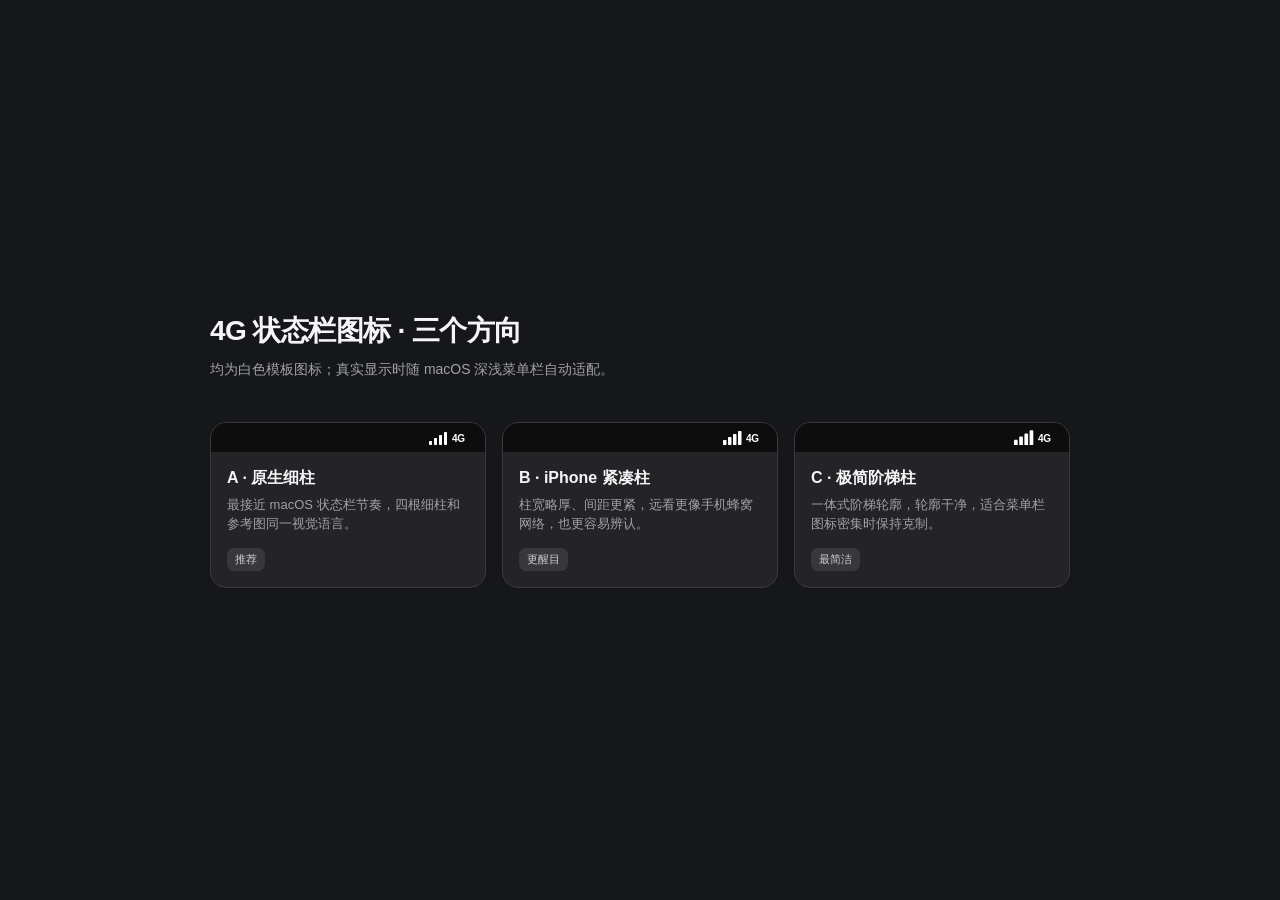
<file: design-previews/cellular-status-icon-styles.html>
<!doctype html>
<html lang="zh-CN">
<head>
  <meta charset="utf-8">
  <meta name="viewport" content="width=device-width,initial-scale=1">
  <title>DJOneHub · 4G 状态栏图标方案</title>
  <style>
    :root { color-scheme: dark; }
    * { box-sizing: border-box; }
    body {
      margin: 0;
      min-height: 100vh;
      background: #15171a;
      color: #f5f5f7;
      font-family: -apple-system, BlinkMacSystemFont, "SF Pro Display", sans-serif;
      display: grid;
      place-items: center;
      padding: 32px;
    }
    main { width: min(860px, 100%); }
    h1 { margin: 0; font-size: 28px; letter-spacing: -.6px; }
    .intro { margin: 9px 0 25px; color: #a1a1a6; font-size: 14px; }
    .grid { display: grid; grid-template-columns: repeat(3, 1fr); gap: 16px; }
    article { overflow: hidden; border: 1px solid #3a3a3c; border-radius: 16px; background: #242426; }
    .menu-bar { height: 29px; padding: 0 13px; display: flex; align-items: center; justify-content: flex-end; background: #0d0d0e; }
    .status { width: 48px; height: 18px; display: flex; justify-content: flex-end; align-items: center; }
    .meta { padding: 16px; }
    h2 { margin: 0; font-size: 16px; }
    p { margin: 7px 0 0; min-height: 38px; color: #a1a1a6; font-size: 13px; line-height: 1.45; }
    .tag { display: inline-block; margin-top: 14px; padding: 4px 8px; border-radius: 7px; background: #38383a; color: #d1d1d6; font-size: 11px; }
    svg { overflow: visible; }
    .dim { fill: #fff; opacity: .28; }
    .on { fill: #fff; }
    .line { stroke: #fff; stroke-linecap: round; }
    .label { fill: #fff; font: 600 10px -apple-system, BlinkMacSystemFont, "SF Pro Text", sans-serif; letter-spacing: -.2px; }
    @media (max-width: 680px) { .grid { grid-template-columns: 1fr; } }
  </style>
</head>
<body>
  <main>
    <h1>4G 状态栏图标 · 三个方向</h1>
    <p class="intro">均为白色模板图标；真实显示时随 macOS 深浅菜单栏自动适配。</p>
    <section class="grid">
      <article>
        <div class="menu-bar">
          <div class="status" aria-label="方案 A：原生细柱">
            <svg width="43" height="16" viewBox="0 0 43 16" aria-hidden="true">
              <rect class="on" x="0" y="11" width="3" height="4" rx=".8"/>
              <rect class="on" x="5" y="8" width="3" height="7" rx=".8"/>
              <rect class="on" x="10" y="5" width="3" height="10" rx=".8"/>
              <rect class="on" x="15" y="2" width="3" height="13" rx=".8"/>
              <text class="label" x="23" y="12">4G</text>
            </svg>
          </div>
        </div>
        <div class="meta">
          <h2>A · 原生细柱</h2>
          <p>最接近 macOS 状态栏节奏，四根细柱和参考图同一视觉语言。</p>
          <span class="tag">推荐</span>
        </div>
      </article>
      <article>
        <div class="menu-bar">
          <div class="status" aria-label="方案 B：iPhone 紧凑柱">
            <svg width="41" height="16" viewBox="0 0 41 16" aria-hidden="true">
              <rect class="on" x="0" y="10" width="3.5" height="5" rx=".7"/>
              <rect class="on" x="5" y="7" width="3.5" height="8" rx=".7"/>
              <rect class="on" x="10" y="4" width="3.5" height="11" rx=".7"/>
              <rect class="on" x="15" y="1" width="3.5" height="14" rx=".7"/>
              <text class="label" x="23" y="12">4G</text>
            </svg>
          </div>
        </div>
        <div class="meta">
          <h2>B · iPhone 紧凑柱</h2>
          <p>柱宽略厚、间距更紧，远看更像手机蜂窝网络，也更容易辨认。</p>
          <span class="tag">更醒目</span>
        </div>
      </article>
      <article>
        <div class="menu-bar">
          <div class="status" aria-label="方案 C：极简阶梯柱">
            <svg width="42" height="16" viewBox="0 0 42 16" aria-hidden="true">
              <path class="on" d="M0 15v-4.2c0-.7.5-1.1 1.1-1.1h1.5c.7 0 1.1.4 1.1 1.1V15H0Zm5.2 0V7.7c0-.7.5-1.1 1.1-1.1h1.5c.7 0 1.1.4 1.1 1.1V15H5.2Zm5.2 0V4.5c0-.7.5-1.1 1.1-1.1h1.5c.7 0 1.1.4 1.1 1.1V15h-3.7Zm5.2 0V1.3c0-.7.5-1.1 1.1-1.1h1.5c.7 0 1.1.4 1.1 1.1V15h-3.7Z"/>
              <text class="label" x="24" y="12">4G</text>
            </svg>
          </div>
        </div>
        <div class="meta">
          <h2>C · 极简阶梯柱</h2>
          <p>一体式阶梯轮廓，轮廓干净，适合菜单栏图标密集时保持克制。</p>
          <span class="tag">最简洁</span>
        </div>
      </article>
    </section>
  </main>
</body>
</html>
</file>
